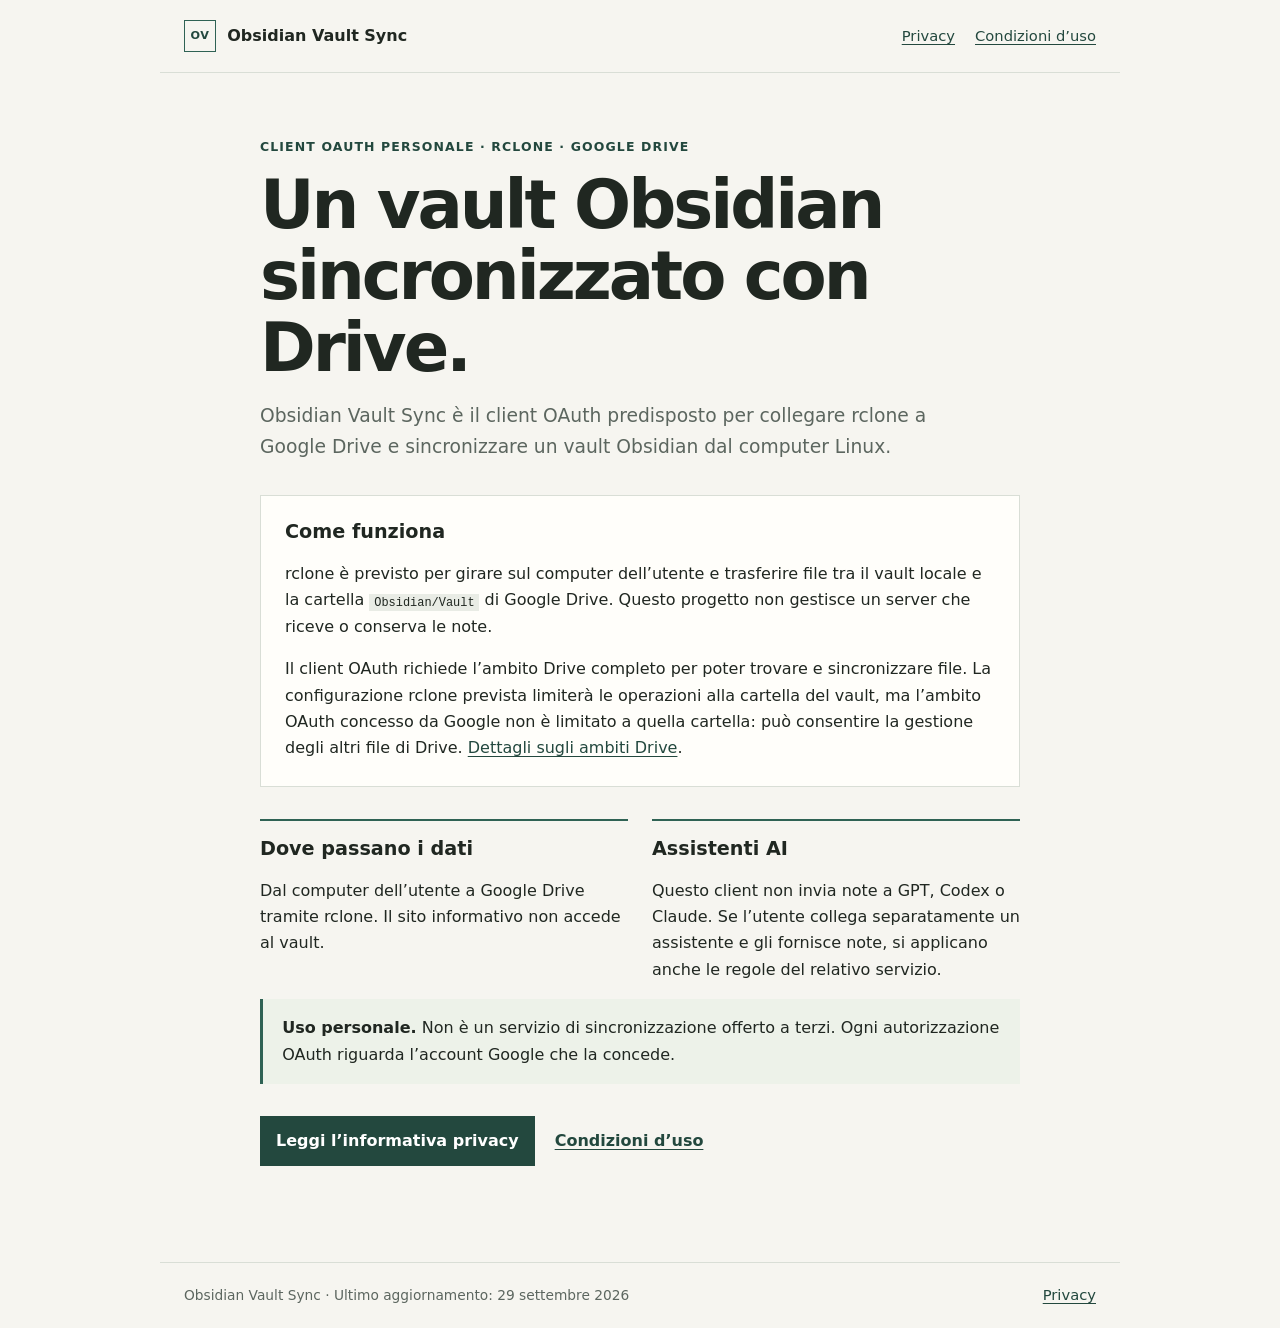
<file: index.html>
<!doctype html>
<html lang="it">
<head>
  <meta charset="utf-8">
  <meta name="google-site-verification" content="3i2mGKqR5TCzZGJ6HZP3oYJm_QtdbiE_YP7wGqYXAkM" />
  <meta name="viewport" content="width=device-width, initial-scale=1">
  <meta name="description" content="Informazioni sul client OAuth personale usato con rclone per sincronizzare un vault Obsidian con Google Drive.">
  <title>Obsidian Vault Sync</title>
  <link rel="stylesheet" href="assets/site.css">
</head>
<body>
  <header class="site-header">
    <a class="brand" href="./" aria-label="Obsidian Vault Sync, home"><span class="brand-mark" aria-hidden="true">OV</span><span>Obsidian Vault Sync</span></a>
    <nav aria-label="Navigazione principale"><a href="privacy.html">Privacy</a><a href="terms.html">Condizioni d’uso</a></nav>
  </header>
  <main class="page">
    <p class="eyebrow">Client OAuth personale · rclone · Google Drive</p>
    <h1>Un vault Obsidian sincronizzato con Drive.</h1>
    <p class="intro">Obsidian Vault Sync è il client OAuth predisposto per collegare rclone a Google Drive e sincronizzare un vault Obsidian dal computer Linux.</p>
    <section class="panel" aria-labelledby="how-title">
      <h2 id="how-title">Come funziona</h2>
      <p>rclone è previsto per girare sul computer dell’utente e trasferire file tra il vault locale e la cartella <code>Obsidian/Vault</code> di Google Drive. Questo progetto non gestisce un server che riceve o conserva le note.</p>
      <p>Il client OAuth richiede l’ambito Drive completo per poter trovare e sincronizzare file. La configurazione rclone prevista limiterà le operazioni alla cartella del vault, ma l’ambito OAuth concesso da Google non è limitato a quella cartella: può consentire la gestione degli altri file di Drive. <a href="https://developers.google.com/workspace/drive/api/guides/api-specific-auth">Dettagli sugli ambiti Drive</a>.</p>
    </section>
    <section class="facts" aria-label="Informazioni sul flusso dei dati">
      <article><h2>Dove passano i dati</h2><p>Dal computer dell’utente a Google Drive tramite rclone. Il sito informativo non accede al vault.</p></article>
      <article><h2>Assistenti AI</h2><p>Questo client non invia note a GPT, Codex o Claude. Se l’utente collega separatamente un assistente e gli fornisce note, si applicano anche le regole del relativo servizio.</p></article>
    </section>
    <p class="notice"><strong>Uso personale.</strong> Non è un servizio di sincronizzazione offerto a terzi. Ogni autorizzazione OAuth riguarda l’account Google che la concede.</p>
    <p class="actions"><a class="button" href="privacy.html">Leggi l’informativa privacy</a><a class="text-link" href="terms.html">Condizioni d’uso</a></p>
  </main>
  <footer><span>Obsidian Vault Sync · Ultimo aggiornamento: 29 settembre 2026</span><a href="privacy.html">Privacy</a></footer>
</body>
</html>
</file>
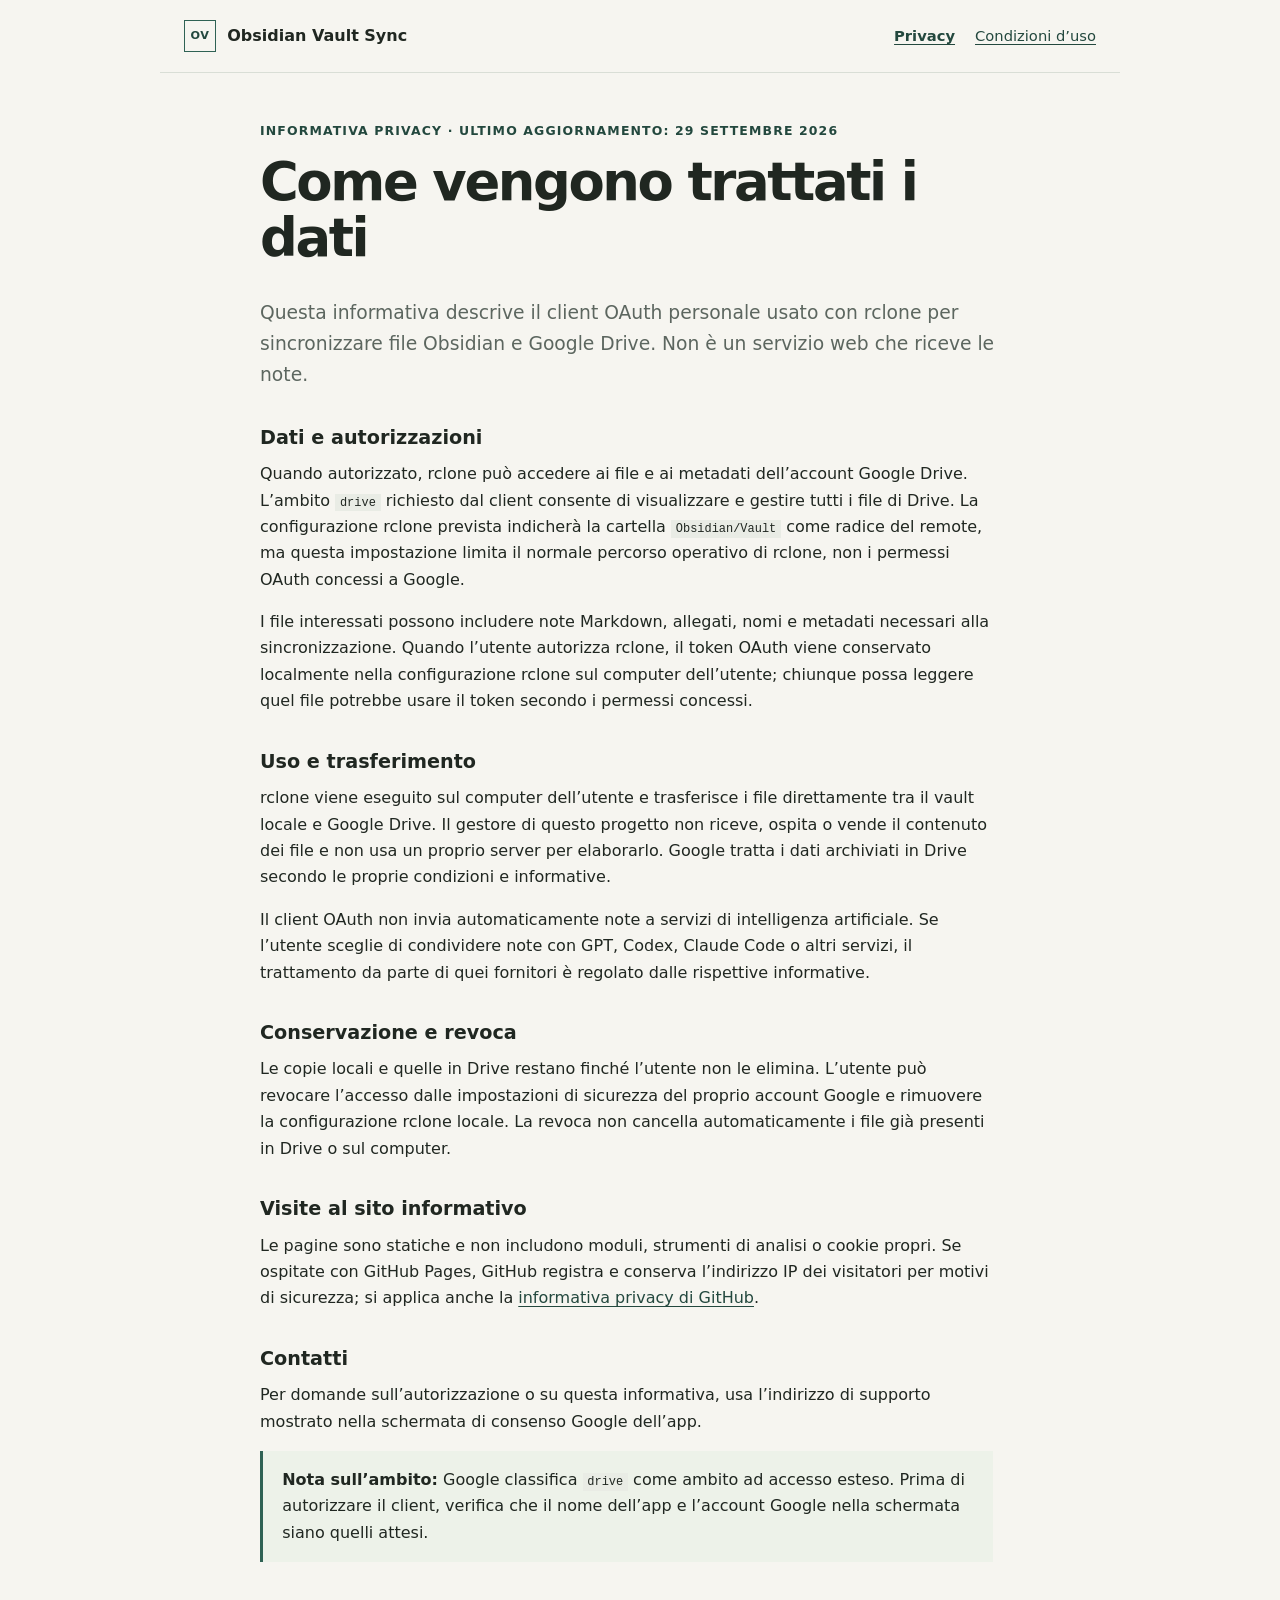
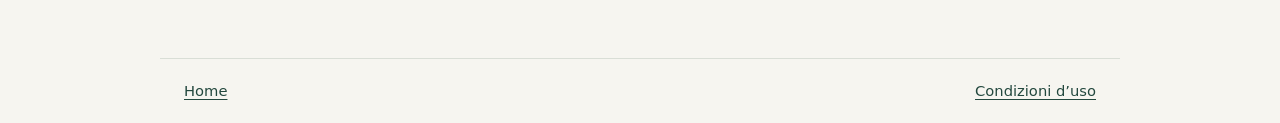
<file: privacy.html>
<!doctype html>
<html lang="it">
<head>
  <meta charset="utf-8">
  <meta name="viewport" content="width=device-width, initial-scale=1">
  <meta name="description" content="Informativa privacy del client OAuth personale Obsidian Vault Sync.">
  <title>Informativa privacy · Obsidian Vault Sync</title>
  <link rel="stylesheet" href="assets/site.css">
</head>
<body>
  <header class="site-header">
    <a class="brand" href="./"><span class="brand-mark" aria-hidden="true">OV</span><span>Obsidian Vault Sync</span></a>
    <nav aria-label="Navigazione principale"><a href="privacy.html" aria-current="page">Privacy</a><a href="terms.html">Condizioni d’uso</a></nav>
  </header>
  <main class="page document">
    <p class="eyebrow">Informativa privacy · Ultimo aggiornamento: 29 settembre 2026</p>
    <h1>Come vengono trattati i dati</h1>
    <p class="intro">Questa informativa descrive il client OAuth personale usato con rclone per sincronizzare file Obsidian e Google Drive. Non è un servizio web che riceve le note.</p>
    <h2>Dati e autorizzazioni</h2>
    <p>Quando autorizzato, rclone può accedere ai file e ai metadati dell’account Google Drive. L’ambito <code>drive</code> richiesto dal client consente di visualizzare e gestire tutti i file di Drive. La configurazione rclone prevista indicherà la cartella <code>Obsidian/Vault</code> come radice del remote, ma questa impostazione limita il normale percorso operativo di rclone, non i permessi OAuth concessi a Google.</p>
    <p>I file interessati possono includere note Markdown, allegati, nomi e metadati necessari alla sincronizzazione. Quando l’utente autorizza rclone, il token OAuth viene conservato localmente nella configurazione rclone sul computer dell’utente; chiunque possa leggere quel file potrebbe usare il token secondo i permessi concessi.</p>
    <h2>Uso e trasferimento</h2>
    <p>rclone viene eseguito sul computer dell’utente e trasferisce i file direttamente tra il vault locale e Google Drive. Il gestore di questo progetto non riceve, ospita o vende il contenuto dei file e non usa un proprio server per elaborarlo. Google tratta i dati archiviati in Drive secondo le proprie condizioni e informative.</p>
    <p>Il client OAuth non invia automaticamente note a servizi di intelligenza artificiale. Se l’utente sceglie di condividere note con GPT, Codex, Claude Code o altri servizi, il trattamento da parte di quei fornitori è regolato dalle rispettive informative.</p>
    <h2>Conservazione e revoca</h2>
    <p>Le copie locali e quelle in Drive restano finché l’utente non le elimina. L’utente può revocare l’accesso dalle impostazioni di sicurezza del proprio account Google e rimuovere la configurazione rclone locale. La revoca non cancella automaticamente i file già presenti in Drive o sul computer.</p>
    <h2>Visite al sito informativo</h2>
    <p>Le pagine sono statiche e non includono moduli, strumenti di analisi o cookie propri. Se ospitate con GitHub Pages, GitHub registra e conserva l’indirizzo IP dei visitatori per motivi di sicurezza; si applica anche la <a href="https://docs.github.com/en/site-policy/privacy-policies/github-general-privacy-statement">informativa privacy di GitHub</a>.</p>
    <h2>Contatti</h2>
    <p>Per domande sull’autorizzazione o su questa informativa, usa l’indirizzo di supporto mostrato nella schermata di consenso Google dell’app.</p>
    <p class="notice"><strong>Nota sull’ambito:</strong> Google classifica <code>drive</code> come ambito ad accesso esteso. Prima di autorizzare il client, verifica che il nome dell’app e l’account Google nella schermata siano quelli attesi.</p>
  </main>
  <footer><a href="./">Home</a><a href="terms.html">Condizioni d’uso</a></footer>
</body>
</html>
</file>
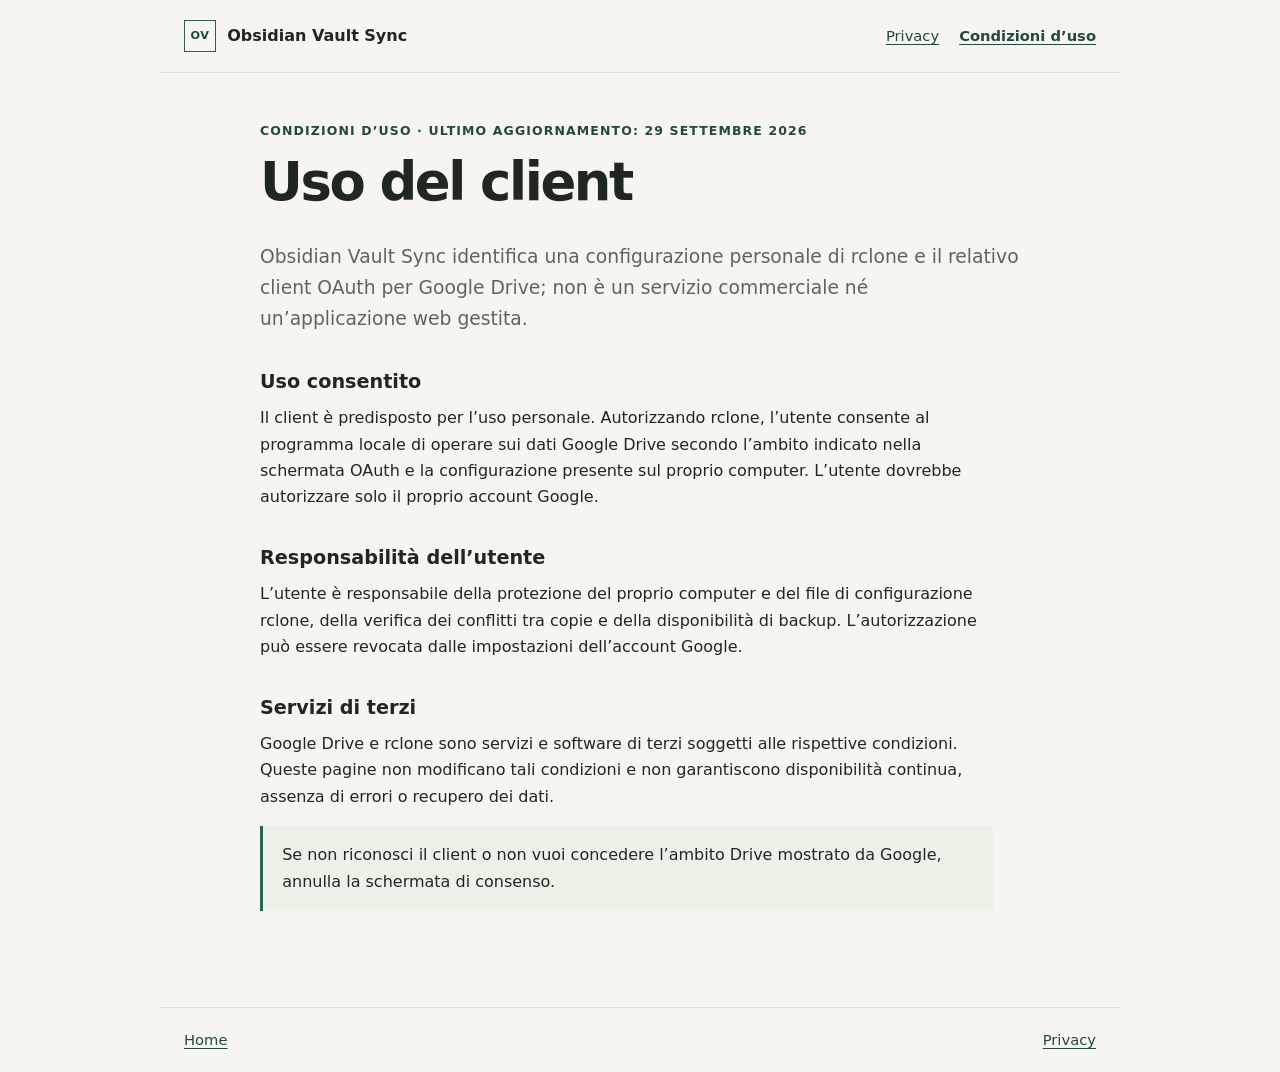
<file: terms.html>
<!doctype html>
<html lang="it">
<head>
  <meta charset="utf-8">
  <meta name="viewport" content="width=device-width, initial-scale=1">
  <meta name="description" content="Condizioni d’uso del client OAuth personale Obsidian Vault Sync.">
  <title>Condizioni d’uso · Obsidian Vault Sync</title>
  <link rel="stylesheet" href="assets/site.css">
</head>
<body>
  <header class="site-header">
    <a class="brand" href="./"><span class="brand-mark" aria-hidden="true">OV</span><span>Obsidian Vault Sync</span></a>
    <nav aria-label="Navigazione principale"><a href="privacy.html">Privacy</a><a href="terms.html" aria-current="page">Condizioni d’uso</a></nav>
  </header>
  <main class="page document">
    <p class="eyebrow">Condizioni d’uso · Ultimo aggiornamento: 29 settembre 2026</p>
    <h1>Uso del client</h1>
    <p class="intro">Obsidian Vault Sync identifica una configurazione personale di rclone e il relativo client OAuth per Google Drive; non è un servizio commerciale né un’applicazione web gestita.</p>
    <h2>Uso consentito</h2>
    <p>Il client è predisposto per l’uso personale. Autorizzando rclone, l’utente consente al programma locale di operare sui dati Google Drive secondo l’ambito indicato nella schermata OAuth e la configurazione presente sul proprio computer. L’utente dovrebbe autorizzare solo il proprio account Google.</p>
    <h2>Responsabilità dell’utente</h2>
    <p>L’utente è responsabile della protezione del proprio computer e del file di configurazione rclone, della verifica dei conflitti tra copie e della disponibilità di backup. L’autorizzazione può essere revocata dalle impostazioni dell’account Google.</p>
    <h2>Servizi di terzi</h2>
    <p>Google Drive e rclone sono servizi e software di terzi soggetti alle rispettive condizioni. Queste pagine non modificano tali condizioni e non garantiscono disponibilità continua, assenza di errori o recupero dei dati.</p>
    <p class="notice">Se non riconosci il client o non vuoi concedere l’ambito Drive mostrato da Google, annulla la schermata di consenso.</p>
  </main>
  <footer><a href="./">Home</a><a href="privacy.html">Privacy</a></footer>
</body>
</html>
</file>
<file: assets/site.css>
:root {
  color-scheme: light;
  --paper: #f6f5f0;
  --surface: #fffefa;
  --ink: #202721;
  --muted: #5c665f;
  --line: #d9ded6;
  --green: #2f6254;
  --green-dark: #23483e;
  --notice: #edf2e9;
  font-family: Inter, ui-sans-serif, system-ui, -apple-system, BlinkMacSystemFont, "Segoe UI", sans-serif;
}
* { box-sizing: border-box; }
body { margin: 0; background: var(--paper); color: var(--ink); line-height: 1.65; }
a { color: var(--green-dark); text-underline-offset: .2em; }
a:focus-visible { outline: 3px solid #ba6c3c; outline-offset: 3px; }
.site-header, footer { display: flex; align-items: center; justify-content: space-between; gap: 1rem; max-width: 960px; margin: 0 auto; padding: 1.25rem 1.5rem; }
.site-header { border-bottom: 1px solid var(--line); }
.brand { display: inline-flex; align-items: center; gap: .7rem; color: var(--ink); font-weight: 700; text-decoration: none; }
.brand-mark { display: grid; place-items: center; width: 2rem; height: 2rem; border: 1px solid var(--green); color: var(--green-dark); font-size: .7rem; letter-spacing: .04em; }
nav { display: flex; gap: 1.25rem; }
nav a, footer a { font-size: .92rem; }
nav a[aria-current="page"] { font-weight: 700; }
.page { width: min(100% - 3rem, 760px); margin: 0 auto; padding: 4rem 0 5rem; }
.eyebrow { color: var(--green-dark); font-size: .78rem; font-weight: 700; letter-spacing: .09em; text-transform: uppercase; }
h1, h2, p { margin-top: 0; }
h1 { max-width: 14ch; margin-bottom: 1.1rem; font-size: clamp(2.4rem, 7vw, 4.2rem); line-height: 1.06; letter-spacing: -.045em; }
h2 { font-size: 1.2rem; line-height: 1.3; }
.intro { max-width: 62ch; margin-bottom: 2rem; color: var(--muted); font-size: 1.17rem; }
.panel { padding: 1.5rem; border: 1px solid var(--line); background: var(--surface); }
.panel p:last-child, .facts p:last-child { margin-bottom: 0; }
.facts { display: grid; grid-template-columns: repeat(2, minmax(0, 1fr)); gap: 1.5rem; padding: 2rem 0 1rem; }
.facts article { border-top: 2px solid var(--green); padding-top: 1rem; }
.notice { padding: 1rem 1.2rem; border-left: 3px solid var(--green); background: var(--notice); }
.actions { display: flex; flex-wrap: wrap; align-items: center; gap: 1.25rem; margin-top: 2rem; }
.button { display: inline-block; padding: .75rem 1rem; background: var(--green-dark); color: white; font-weight: 650; text-decoration: none; }
.button:hover { background: var(--green); }
.text-link { font-weight: 650; }
.document { padding-top: 3rem; }
.document h1 { max-width: 20ch; margin-bottom: 2rem; font-size: clamp(2.2rem, 6vw, 3.3rem); }
.document h2 { margin: 2.2rem 0 .65rem; }
.document p { max-width: 72ch; }
code { overflow-wrap: anywhere; padding: .1rem .3rem; background: #e9ece5; font-size: .92em; }
footer { border-top: 1px solid var(--line); color: var(--muted); font-size: .86rem; }
@media (max-width: 560px) {
  .site-header { align-items: flex-start; flex-direction: column; }
  .page { width: min(100% - 2rem, 760px); padding: 3rem 0; }
  .facts { grid-template-columns: 1fr; gap: 1rem; }
  footer { align-items: flex-start; flex-direction: column; }
}
</file>
